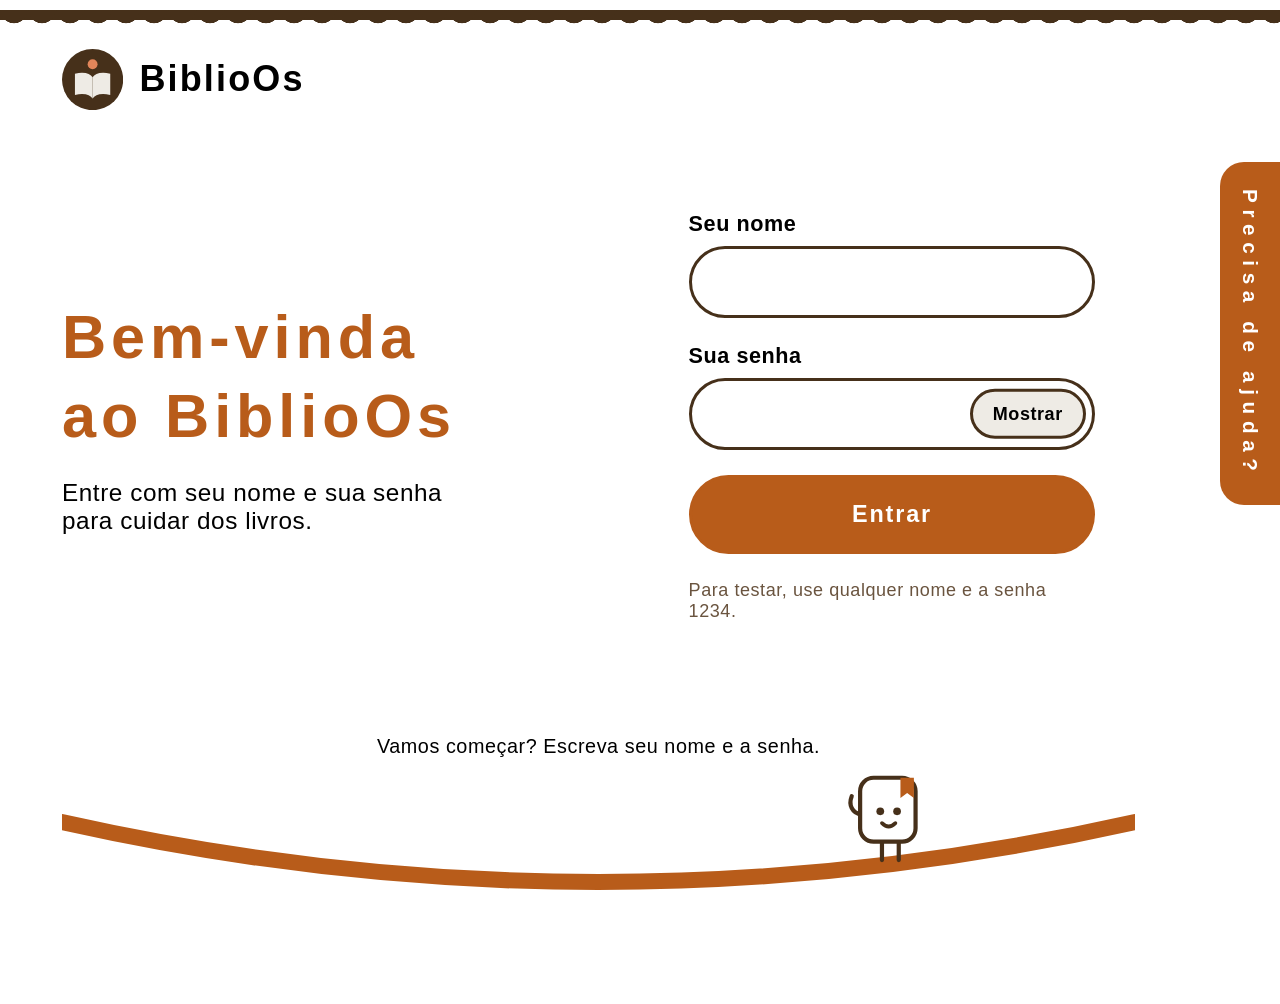
<file: index.html>
<!doctype html>
<html lang="pt-BR">
<head>
<meta charset="utf8">
<meta name="viewport" content="width=device-width,initial-scale=1,viewport-fit=cover">
<title>BiblioOs</title>
<link rel="preconnect" href="https://fonts.googleapis.com">
<link rel="preconnect" href="https://fonts.gstatic.com" crossorigin>
<link rel="stylesheet" href="https://fonts.googleapis.com/css2?family=Zen+Maru+Gothic:wght@500;700;900&display=swap">
<link rel="stylesheet" href="style.css">
<style>:root{color-scheme:light;box-sizing:border-box;padding-top:env(safe-area-inset-top,0px);padding-bottom:env(safe-area-inset-bottom,0px)}html{scroll-padding-top:env(safe-area-inset-top,0px)}body{margin:0;padding:0;font:14px -apple-system,BlinkMacSystemFont,sans-serif;background:#fff;color:#000}img{max-width:100%}[hidden]:not([hidden=until-found i]){display:none!important}</style>
</head>
<body>
<div class="friso" aria-hidden="true"></div>
<div class="miolo">
  <header class="topo" id="topo"></header>
  <main id="app"></main>
</div>
<button class="aba-ajuda" type="button" data-acao="ajuda">Precisa de ajuda?</button>

<dialog id="dlg-ajuda" aria-labelledby="ajuda-titulo">
  <h2 id="ajuda-titulo">Como usar o BiblioOs</h2>
  <ul>
    <li>Para ver quais livros estão na estante, escolha <strong>Situação dos livros</strong>.</li>
    <li>Para emprestar, escolha <strong>Emprestar um livro</strong> e siga os três passos.</li>
    <li>Para devolver, escolha <strong>Devolver um livro</strong> e depois o botão do livro.</li>
    <li>Se errar uma devolução, use <strong>Desfazer</strong>. Nada se perde.</li>
  </ul>
  <div class="acoes"><button class="botao botao--telha" type="button" data-acao="fechar-ajuda">Entendi</button></div>
</dialog>
<dialog id="dlg-confirma" aria-labelledby="confirma-titulo"></dialog>

<script>
(function () {
  'use strict';

  var DIA = 864e5;
  function zero(d) { var x = new Date(d); x.setHours(0, 0, 0, 0); return x; }
  var hoje = zero(new Date());
  function somar(d, n) { var x = new Date(d); x.setDate(x.getDate() + n); return x; }
  function iso(d) { return d.getFullYear() + '-' + String(d.getMonth() + 1).padStart(2, '0') + '-' + String(d.getDate()).padStart(2, '0'); }
  function doISO(s) { var p = s.split('-').map(Number); return new Date(p[0], p[1] - 1, p[2]); }
  function dataLonga(d) { return d.toLocaleDateString('pt-BR', { weekday: 'long', day: 'numeric', month: 'long' }); }
  function dataCurta(d) { return d.toLocaleDateString('pt-BR', { day: 'numeric', month: 'long' }); }
  function diasEntre(a, b) { return Math.round((a - b) / DIA); }
  function plural(n, um, varios) { return n + ' ' + (n === 1 ? um : varios); }

  var CHAVE_USR = 'biblioos.usuario.v1';
  var livros = [];
  var LEITORES = [];
  
  function gravar(c, d) { localStorage.setItem(c, JSON.stringify(d)); }
  function ler(c) { try { return JSON.parse(localStorage.getItem(c)); } catch (e) { return null; } }
  var usuario = ler(CHAVE_USR);

  function estado(l) { return !l.emprestimo ? 'estante' : (doISO(l.emprestimo.ate) < hoje ? 'atrasado' : 'emprestado'); }
  function contar() {
    var c = { todos: livros.length, estante: 0, emprestado: 0, atrasado: 0 };
    livros.forEach(function (l) { c[estado(l)]++; });
    return c;
  }
  function norm(s) { return s.toLowerCase().normalize('NFD').replace(/[̀-ͯ]/g, ''); }
  function esc(s) { return String(s).replace(/[&<>"']/g, function (c) { return { '&': '&amp;', '<': '&lt;', '>': '&gt;', '"': '&quot;', "'": '&#39;' }[c]; }); }
  var ROTULO = { estante: 'Na estante', emprestado: 'Emprestado', atrasado: 'Atrasado' };
  function selo(l, texto) { var e = estado(l); return '<span class="selo selo--' + e + '">' + (texto || ROTULO[e]) + '</span>'; }

  var LOGO = '<svg viewBox="0 0 52 52" aria-hidden="true"><circle cx="26" cy="26" r="26" fill="#46301A"/><path d="M11 21c8-2 13 0 15 3v18c-2-3-7-5-15-3z" fill="#EEEBE5"/><path d="M41 21c-8-2-13 0-15 3v18c2-3 7-5 15-3z" fill="#EEEBE5"/><circle cx="26" cy="13" r="4.2" fill="#E3865A"/></svg>';
  function mascote(cls) {
    return '<svg class="' + (cls || '') + '" viewBox="0 0 100 124" aria-hidden="true">' +
      '<path d="M44 90v22M64 90v22" stroke="#46301A" stroke-width="5" stroke-linecap="round"/>' +
      '<path d="M20 58C8 56 4 46 8 36" fill="none" stroke="#46301A" stroke-width="5" stroke-linecap="round"/>' +
      '<rect x="18" y="14" width="66" height="76" rx="16" fill="#fff" stroke="#46301A" stroke-width="5"/>' +
      '<path d="M66 14v24l8-6 8 6V14z" fill="#B85C1A"/>' +
      '<circle cx="42" cy="54" r="4.6" fill="#46301A"/><circle cx="62" cy="54" r="4.6" fill="#46301A"/>' +
      '<path d="M44 68q8 8 16 0" fill="none" stroke="#46301A" stroke-width="4.4" stroke-linecap="round"/></svg>';
  }
  function arco(textoBalao) {
    return '<section class="rodape-arco" aria-label="Dica">' +
      '<div class="balao">' + textoBalao + '</div>' +
      '<div class="arco"><svg class="curva" viewBox="0 0 1000 140" preserveAspectRatio="none" aria-hidden="true">' +
      '<path d="M0 30Q500 150 1000 30" fill="none" stroke="#B85C1A" stroke-width="16" stroke-linecap="round" vector-effect="non-scaling-stroke"/></svg>' +
      mascote('mascote') + '</div></section>';
  }
  var SETA = '<svg viewBox="0 0 24 24" aria-hidden="true"><path d="M15 6l-6 6 6 6"/></svg>';
  var ICONES = {
    estante: '<svg viewBox="0 0 54 54" aria-hidden="true"><rect x="8" y="12" width="9" height="28" rx="2"/><rect x="20" y="8" width="9" height="32" rx="2"/><path d="M33 14l8-2 6 26-8 2z"/><path d="M5 46h44"/></svg>',
    emprestar: '<svg viewBox="0 0 54 54" aria-hidden="true"><path d="M12 6h26a3 3 0 0 1 3 3v20H15a3 3 0 0 1-3-3z"/><path d="M10 41h26M29 34l7 7-7 7"/></svg>',
    devolver: '<svg viewBox="0 0 54 54" aria-hidden="true"><path d="M12 6h26a3 3 0 0 1 3 3v20H15a3 3 0 0 1-3-3z"/><path d="M44 41H18M25 34l-7 7 7 7"/></svg>'
  };
  function voltar() { return '<a class="botao botao--claro" href="#inicio">' + SETA + 'Voltar ao início</a>'; }

  var app = document.getElementById('app'), topo = document.getElementById('topo');

  function cabecalho() {
    if (!usuario) {
      topo.innerHTML = '<span class="marca-logo">' + LOGO + '<span>BiblioOs</span></span>';
      return;
    }
    topo.innerHTML = '<a class="marca-logo" href="#inicio" aria-label="BiblioOs, ir para o início">' + LOGO + '<span>BiblioOs</span></a>' +
      '<div class="usuario"><span>Olá, <strong>' + esc(usuario.primeiro) + '</strong></span>' +
      '<button class="botao botao--claro" type="button" data-acao="sair">Sair</button></div>';
  }

  function telaEntrar() {
    app.innerHTML =
      '<div class="entrar"><div class="entrar-texto"><h1 id="titulo" tabindex="-1">Bem-vinda ao BiblioOs</h1>' +
      '<p>Entre com seu nome e sua senha para cuidar dos livros.</p></div>' +
      '<form class="painel" id="form-entrar" novalidate>' +
      '<div id="erro-entrar" role="alert"></div>' +
      '<div class="campo"><label for="nome">Seu nome</label><input id="nome" name="nome" type="text" autocomplete="username"></div>' +
      '<div class="campo"><label for="senha">Sua senha</label><div class="campo-senha">' +
      '<input id="senha" name="senha" type="password" autocomplete="current-password">' +
      '<button type="button" data-acao="ver-senha" aria-controls="senha">Mostrar</button></div></div>' +
      '<button class="botao botao--telha botao--grande" type="submit" style="width:100%">Entrar</button>' +
      '<p class="nota">Para testar, use qualquer nome e a senha 1234.</p></form></div>' +
      arco('Vamos começar? Escreva seu nome e a senha.');
  }

  function saudacaoHora() { var h = new Date().getHours(); return h < 12 ? 'Bom dia' : h < 18 ? 'Boa tarde' : 'Boa noite'; }

  function telaInicio() {
    var c = contar(), fora = c.emprestado + c.atrasado;
    var linhaFora = fora === 0 ? 'Nenhum livro está fora da estante.' :
      plural(fora, 'livro está fora', 'livros estão fora') + '.' + (c.atrasado ? ' ' + plural(c.atrasado, 'está atrasado', 'estão atrasados') + '.' : '');
    function cartao(href, cor, icone, titulo, texto) {
      return '<a class="cartao-menu" href="#' + href + '"><span class="icone" style="background:' + cor + '">' + ICONES[icone] + '</span>' +
        '<h2>' + titulo + '</h2><p>' + texto + '</p>' +
        '<span class="anel" aria-hidden="true"><svg viewBox="0 0 24 24"><path d="M9 6l6 6-6 6"/></svg></span></a>';
    }
    app.innerHTML =
      '<section class="saudacao"><h1 id="titulo" tabindex="-1">' + saudacaoHora() + ', ' + esc(usuario.primeiro) + '.</h1>' +
      '<p>O que você quer fazer hoje?</p><p class="data">' + dataLonga(new Date()) + '</p></section>' +
      '<nav class="menu" aria-label="Menu principal">' +
      cartao('livros', '#46301A', 'estante', 'Situação dos livros', c.estante + ' de ' + c.todos + ' livros estão na estante.') +
      cartao('emprestar', '#B85C1A', 'emprestar', 'Emprestar um livro', plural(c.estante, 'livro está livre', 'livros estão livres') + ' para sair.') +
      cartao('devolver', '#4A7228', 'devolver', 'Devolver um livro', linhaFora) +
      '</nav>' + arco('Qualquer dúvida, aperte <strong>Precisa de ajuda?</strong> na aba laranja.');
  }

  var filtro = 'todos', termo = '';
  function telaLivros() {
    var c = contar();
    function f(chave, rotulo) {
      return '<button class="filtro" type="button" data-acao="filtro" data-valor="' + chave + '" aria-pressed="' + (filtro === chave) + '"><strong>' + c[chave] + '</strong><span>' + rotulo + '</span></button>';
    }
    app.innerHTML =
      '<p>' + voltar() + '</p><h1 class="titulo-pagina" id="titulo" tabindex="-1"><span>Situação dos livros</span></h1>' +
      '<div class="filtros" role="group" aria-label="Mostrar livros">' +
      f('todos', 'Todos os livros') + f('estante', 'Na estante') + f('emprestado', 'Emprestados') + f('atrasado', 'Atrasados') + '</div>' +
      '<div class="busca"><label for="busca">Procurar por título ou autor</label><input id="busca" type="search" autocomplete="off" value="' + esc(termo) + '"></div>' +
      '<section class="painel lista" id="lista" aria-live="polite"></section>';
    listar();
  }
  function listar() {
    var t = norm(termo.trim());
    var itens = livros.filter(function (l) {
      return (filtro === 'todos' || estado(l) === filtro) && (!t || norm(l.titulo + ' ' + l.autor).indexOf(t) > -1);
    }).sort(function (a, b) { return a.titulo.localeCompare(b.titulo, 'pt-BR'); });
    var el = document.getElementById('lista');
    if (!itens.length) {
      el.innerHTML = '<div class="vazio">' + mascote() + '<p>Nenhum livro encontrado. Confira as letras ou mostre todos.</p>' +
        '<button class="botao botao--telha" type="button" data-acao="limpar">Mostrar todos os livros</button></div>';
      return;
    }
    el.innerHTML = itens.map(function (l) {
      var e = estado(l), info = '';
      if (e === 'emprestado') info = 'Com ' + esc(l.emprestimo.leitor) + ' até ' + dataCurta(doISO(l.emprestimo.ate));
      if (e === 'atrasado') info = 'Com ' + esc(l.emprestimo.leitor) + '. Era para voltar em ' + dataCurta(doISO(l.emprestimo.ate));
      return '<article class="livro"><div><h3>' + esc(l.titulo) + '</h3><p class="autor">' + esc(l.autor) + '</p></div>' +
        '<div class="situacao">' + selo(l) + (info ? '<span>' + info + '</span>' : '') + '</div></article>';
    }).join('');
  }

  var sel = { leitor: null, livro: null, semanas: 2 };
  function telaEmprestar() {
    sel = { leitor: null, livro: null, semanas: 2 };
    var livres = livros.filter(function (l) { return !l.emprestimo; }).sort(function (a, b) { return a.titulo.localeCompare(b.titulo, 'pt-BR'); });
    var leitores = LEITORES.map(function (n) {
      return '<label class="escolha"><input type="radio" name="leitor" value="' + esc(n) + '"><span class="bolinha"></span><span>' + esc(n) + '</span></label>';
    }).join('');
    
    // Adicionamos opção extra caso queiram criar leitor novo
    leitores += '<label class="escolha"><input type="radio" name="leitor" value="novo" id="radio-novo-leitor"><span class="bolinha"></span><span><strong>Novo Leitor</strong></span></label>' +
                '<input type="text" id="input-novo-leitor" placeholder="Nome do novo leitor" style="display:none; width:100%; border: 3px solid var(--cafe); border-radius: 999px; padding: 0.4rem 1.6rem; font-size: 1.1rem; margin-top: 0.5rem;" autocomplete="off">';

    var lista = livres.length ? livres.map(function (l) {
      return '<label class="escolha" data-texto="' + esc(norm(l.titulo + ' ' + l.autor)) + '"><input type="radio" name="livro" value="' + l.id + '"><span class="bolinha"></span><span>' + esc(l.titulo) + '<small>' + esc(l.autor) + '</small></span></label>';
    }).join('') : '';
    var prazos = [1, 2, 3].map(function (s) {
      return '<label class="escolha"><input type="radio" name="prazo" value="' + s + '"' + (s === 2 ? ' checked' : '') + '><span class="bolinha"></span><span>' + plural(s, 'semana', 'semanas') + '<small>até ' + dataCurta(somar(hoje, s * 7)) + '</small></span></label>';
    }).join('');
    app.innerHTML =
      '<p>' + voltar() + '</p><h1 class="titulo-pagina" id="titulo" tabindex="-1"><span>Emprestar um livro</span></h1><div class="passos">' +
      '<section class="painel passo" aria-labelledby="p1"><div class="passo-topo"><span class="passo-numero" aria-hidden="true">1</span><h2 id="p1">Quem vai levar o livro?</h2></div><div class="escolhas">' + leitores + '</div></section>' +
      '<section class="painel passo" aria-labelledby="p2"><div class="passo-topo"><span class="passo-numero" aria-hidden="true">2</span><h2 id="p2">Qual livro vai sair?</h2></div>' +
      (livres.length ? '<div class="busca"><label for="busca-livro">Procurar por título ou autor</label><input id="busca-livro" type="search" autocomplete="off"></div>' +
        '<div class="escolhas escolhas--livros" id="livres">' + lista + '</div><p id="sem-livro" class="vazio" hidden>Nenhum livro livre com esse nome. Apague a busca para ver todos.</p>'
        : '<div class="vazio">' + mascote() + '<p>Todos os livros já estão emprestados.</p></div>') + '</section>' +
      '<section class="painel passo" aria-labelledby="p3"><div class="passo-topo"><span class="passo-numero" aria-hidden="true">3</span><h2 id="p3">Por quanto tempo?</h2></div><div class="escolhas">' + prazos + '</div>' +
      '<p class="resumo painel-pontilhado" id="resumo" aria-live="polite"></p>' +
      '<div class="acoes"><button class="botao botao--telha botao--grande" type="button" id="confirmar" data-acao="confirmar-emprestimo" disabled>Confirmar empréstimo</button></div></section></div>';
    atualizarResumo();
  }

  function getLeitorSelecionado() {
    if (sel.leitor === 'novo') {
        var n = document.getElementById('input-novo-leitor');
        return n ? n.value.trim() : '';
    }
    return sel.leitor;
  }

  function atualizarResumo() {
    var l = livros.filter(function (x) { return String(x.id) === String(sel.livro); })[0];
    var r = document.getElementById('resumo'), b = document.getElementById('confirmar');
    var leitorAtual = getLeitorSelecionado();

    if (!r) return;
    if (leitorAtual && l) {
      r.innerHTML = '<strong>' + esc(leitorAtual) + '</strong> leva <strong>' + esc(l.titulo) + '</strong> e devolve até <strong>' + dataLonga(somar(hoje, sel.semanas * 7)) + '</strong>.';
      b.disabled = false;
    } else {
      r.textContent = !leitorAtual && !l ? 'Escolha quem vai levar e qual livro.' : !leitorAtual ? 'Falta escolher quem vai levar o livro.' : 'Falta escolher o livro.';
      b.disabled = true;
    }
  }

  function confirmarEmprestimo() {
    var l = livros.filter(function (x) { return String(x.id) === String(sel.livro); })[0];
    var leitorNome = getLeitorSelecionado();
    if (!l || !leitorNome) return;
    
    var ate = somar(hoje, sel.semanas * 7);
    
    // Mostra o sucesso imediatamente para dar fluidez
    l.emprestimo = { leitor: leitorNome, desde: iso(hoje), ate: iso(ate) };
    app.innerHTML = '<div class="painel sucesso">' + mascote() + '<h1 id="titulo" tabindex="-1">Empréstimo feito</h1>' +
      '<p><strong>' + esc(l.titulo) + '</strong> está com <strong>' + esc(l.emprestimo.leitor) + '</strong>. Deve voltar até ' + dataLonga(ate) + '.</p>' +
      '<div class="acoes"><button class="botao botao--telha botao--grande" type="button" data-acao="outro-emprestimo">Emprestar outro livro</button>' +
      '<a class="botao botao--claro botao--grande" href="#inicio">Voltar ao início</a></div></div>';
    focarTitulo();

    // Envia os dados para o servidor gravar de verdade
    fetch('api.php', {
        method: 'POST',
        headers: { 'Content-Type': 'application/json' },
        body: JSON.stringify({ acao: 'emprestar', leitor: leitorNome, id_livro: sel.livro, semanas: sel.semanas })
    }).then(atualizarBancoDeDados);
  }

  var aviso = null;
  function telaDevolver() {
    var fora = livros.filter(function (l) { return l.emprestimo; }).sort(function (a, b) { return a.emprestimo.ate.localeCompare(b.emprestimo.ate); });
    var html = '<p>' + voltar() + '</p><h1 class="titulo-pagina" id="titulo" tabindex="-1"><span>Devolver um livro</span></h1>';
    if (aviso) {
      html += '<div class="aviso" role="status"><span><strong>' + esc(aviso.titulo) + '</strong> voltou para a estante.</span>' +
        '<button class="botao botao--claro" type="button" data-acao="desfazer">Desfazer</button></div>';
    }
    if (!fora.length) {
      html += '<div class="painel vazio">' + mascote() + '<p>Nenhum livro para devolver. Todos estão na estante.</p>' + voltar() + '</div>';
    } else {
      html += '<div class="devolucoes">' + fora.map(function (l) {
        var e = estado(l), atraso = diasEntre(hoje, doISO(l.emprestimo.ate));
        var det = e === 'atrasado'
          ? 'Com ' + esc(l.emprestimo.leitor) + '. Era para voltar em ' + dataCurta(doISO(l.emprestimo.ate)) + '.'
          : 'Com ' + esc(l.emprestimo.leitor) + '. Devolver até ' + dataCurta(doISO(l.emprestimo.ate)) + '.';
        return '<article class="painel devolucao"><div><h2>' + esc(l.titulo) + '</h2><p class="autor">' + esc(l.autor) + '</p>' +
          '<p class="detalhe">' + selo(l, e === 'atrasado' ? 'Atrasado há ' + plural(atraso, 'dia', 'dias') : 'No prazo') + ' ' + det + '</p></div>' +
          '<button class="botao botao--telha botao--grande" type="button" data-acao="devolver" data-id="' + l.id + '">Devolver<span class="leitura"> ' + esc(l.titulo) + '</span></button></article>';
      }).join('') + '</div>';
    }
    app.innerHTML = html;
  }
  function pedirDevolucao(id) {
    var l = livros.filter(function (x) { return String(x.id) === String(id); })[0];
    if (!l) return;
    var d = document.getElementById('dlg-confirma');
    d.innerHTML = '<h2 id="confirma-titulo">Devolver este livro?</h2>' +
      '<p><strong>' + esc(l.titulo) + '</strong>, de ' + esc(l.autor) + ', estava com ' + esc(l.emprestimo.leitor) + '.</p>' +
      '<div class="acoes"><button class="botao botao--telha botao--grande" type="button" data-acao="sim-devolver" data-id="' + l.id + '">Sim, devolver</button>' +
      '<button class="botao botao--claro botao--grande" type="button" data-acao="fechar-confirma">Não, voltar</button></div>';
    d.showModal();
  }
  function devolver(id) {
    var l = livros.filter(function (x) { return String(x.id) === String(id); })[0];
    if (!l) return;
    
    // Atualização visual imediata
    aviso = { id: l.id, titulo: l.titulo, emprestimo: l.emprestimo };
    l.emprestimo = null;
    document.getElementById('dlg-confirma').close();
    telaDevolver();
    focarTitulo();

    // Envia para o banco de dados
    fetch('api.php', {
        method: 'POST',
        headers: { 'Content-Type': 'application/json' },
        body: JSON.stringify({ acao: 'devolver', id_livro: id })
    }).then(atualizarBancoDeDados);
  }
  function desfazer() {
    if (!aviso) return;
    var emp = aviso.emprestimo;
    var idAviso = aviso.id;
    
    // Atualização visual imediata
    var l = livros.filter(function (x) { return String(x.id) === String(idAviso); })[0];
    if (l) { l.emprestimo = emp; }
    aviso = null;
    telaDevolver();
    focarTitulo();

    // Envia a ordem de anulação para o servidor
    fetch('api.php', {
        method: 'POST',
        headers: { 'Content-Type': 'application/json' },
        body: JSON.stringify({ acao: 'desfazer_devolucao', id_livro: idAviso })
    }).then(atualizarBancoDeDados);
  }

  var ROTAS = { entrar: telaEntrar, inicio: telaInicio, livros: telaLivros, emprestar: telaEmprestar, devolver: telaDevolver };
  function focarTitulo() { var t = document.getElementById('titulo'); if (t) { try { t.focus({ preventScroll: true }); } catch (e) { t.focus(); } } window.scrollTo(0, 0); }
  function rota() {
    var r = location.hash.slice(1);
    if (!ROTAS[r]) r = usuario ? 'inicio' : 'entrar';
    if (!usuario) r = 'entrar';
    if (usuario && r === 'entrar') r = 'inicio';
    if (location.hash !== '#' + r) { location.hash = r; return; }
    aviso = null;
    cabecalho();
    ROTAS[r]();
    focarTitulo();
  }
  window.addEventListener('hashchange', rota);

  var ACOES = {
    'ajuda': function () { document.getElementById('dlg-ajuda').showModal(); },
    'fechar-ajuda': function () { document.getElementById('dlg-ajuda').close(); },
    'fechar-confirma': function () { document.getElementById('dlg-confirma').close(); },
    'sair': function () { usuario = null; gravar(CHAVE_USR, null); location.hash = 'entrar'; rota(); },
    'ver-senha': function (b) {
      var i = document.getElementById('senha'), ver = i.type === 'password';
      i.type = ver ? 'text' : 'password'; b.textContent = ver ? 'Esconder' : 'Mostrar';
    },
    'filtro': function (b) { filtro = b.dataset.valor; termo = document.getElementById('busca').value;
      document.querySelectorAll('.filtro').forEach(function (x) { x.setAttribute('aria-pressed', String(x === b)); }); listar(); },
    'limpar': function () { filtro = 'todos'; termo = ''; telaLivros(); document.getElementById('busca').focus(); },
    'confirmar-emprestimo': confirmarEmprestimo,
    'outro-emprestimo': function () { telaEmprestar(); focarTitulo(); },
    'devolver': function (b) { pedirDevolucao(b.dataset.id); },
    'sim-devolver': function (b) { devolver(b.dataset.id); },
    'desfazer': desfazer
  };
  
  document.addEventListener('click', function (e) {
    var b = e.target.closest('[data-acao]');
    if (b && ACOES[b.dataset.acao]) ACOES[b.dataset.acao](b, e);
  });
  
  document.addEventListener('submit', function (e) {
    if (e.target.id !== 'form-entrar') return;
    e.preventDefault();
    var nome = document.getElementById('nome').value.trim(), senha = document.getElementById('senha').value, erro = document.getElementById('erro-entrar');
    function falha(msg, campo) { erro.innerHTML = '<p class="erro">' + msg + '</p>'; document.getElementById(campo).focus(); }
    if (!nome) return falha('Escreva seu nome para entrar.', 'nome');
    if (senha !== '1234') return falha('A senha não confere. Confira os números e tente de novo.', 'senha');
    var primeiro = nome.split(/\s+/)[0];
    usuario = { nome: nome, primeiro: primeiro.charAt(0).toUpperCase() + primeiro.slice(1) };
    gravar(CHAVE_USR, usuario);
    location.hash = 'inicio'; rota();
  });
  
  document.addEventListener('input', function (e) {
    var t = e.target;
    if (t.id === 'busca') { termo = t.value; listar(); }
    if (t.id === 'busca-livro') {
      var q = norm(t.value.trim()), visiveis = 0;
      document.querySelectorAll('#livres .escolha').forEach(function (el) { var ok = !q || el.dataset.texto.indexOf(q) > -1; el.hidden = !ok; if (ok) visiveis++; });
      document.getElementById('sem-livro').hidden = visiveis > 0;
    }
    if (t.id === 'input-novo-leitor') { atualizarResumo(); }
  });
  
  document.addEventListener('change', function (e) {
    var t = e.target;
    if (t.name === 'leitor') {
        sel.leitor = t.value;
        var inp = document.getElementById('input-novo-leitor');
        if (inp) inp.style.display = (t.value === 'novo') ? 'block' : 'none';
        if (t.value === 'novo' && inp) inp.focus();
    }
    if (t.name === 'livro') sel.livro = t.value;
    if (t.name === 'prazo') sel.semanas = Number(t.value);
    if (t.name === 'leitor' || t.name === 'livro' || t.name === 'prazo') atualizarResumo();
  });

  // Função central para manter o front e o back sempre sincronizados
  function atualizarBancoDeDados() {
    return fetch('api.php')
      .then(function (resposta) { return resposta.json(); })
      .then(function (dadosDoBanco) {
        livros = dadosDoBanco.livros;
        // Se ainda não houver leitores no banco, insere alguns de teste para a tela não ficar vazia
        LEITORES = dadosDoBanco.leitores.length ? dadosDoBanco.leitores : ['Maria das Dores', 'José Carlos'];
      });
  }

  // Carrega tudo ao abrir a página
  atualizarBancoDeDados().then(function() {
      rota();
  }).catch(function(erro) {
      console.error('Erro de conexão com a API:', erro);
      rota(); 
  });

})();
</script>
</body></html>
</file>
<file: style.css>
/* Layout: papel claro, friso de telhas no topo, uma tarefa por tela.
   O início é o menu (3 painéis grandes). Sem menu lateral. Aba laranja vertical = ajuda. */
:root {
  --papel: #EEEBE5;
  --papel-fundo: #E4DFD6;
  --branco: #FFFFFF;
  --cafe: #46301A;
  --cafe-suave: #6A543F;
  --telha: #B85C1A;
  --telha-clara: #E3B590;
  --musgo: #4A7228;
  --tijolo: #9B2C1B;
  --pedra: #C9C2B7;
  --fonte: 'Zen Maru Gothic', 'Hiragino Maru Gothic ProN', 'Nunito', 'Trebuchet MS', sans-serif;
  color-scheme: light;
}

* { box-sizing: border-box; }
html { font-size: 18px; }
body {
  background-color: var(--papel);
  background-image: url("data:image/svg+xml,%3Csvg xmlns='http://www.w3.org/2000/svg' width='160' height='160'%3E%3Cfilter id='n'%3E%3CfeTurbulence type='fractalNoise' baseFrequency='.8' numOctaves='2'/%3E%3CfeColorMatrix values='0 0 0 0 .27 0 0 0 0 .19 0 0 0 0 .1 0 0 0 .06 0'/%3E%3C/filter%3E%3Crect width='100%25' height='100%25' filter='url(%23n)'/%3E%3C/svg%3E");
  color: var(--cafe);
  font-family: var(--fonte);
  font-size: 1.2rem;
  font-weight: 500;
  line-height: 1.7;
  letter-spacing: .04em;
  min-height: 100vh;
}
[hidden] { display: none !important; }
h1, h2, h3, p { margin: 0; }
h1, h2, h3 { text-wrap: balance; line-height: 1.35; }
button, input { font: inherit; letter-spacing: inherit; color: inherit; }
a { color: inherit; }
.leitura { clip: rect(0 0 0 0); clip-path: inset(50%); height: 1px; width: 1px; overflow: hidden; position: absolute; white-space: nowrap; }

:focus-visible { outline: 4px solid var(--cafe); outline-offset: 4px; border-radius: 12px; }
.botao:focus-visible, input:focus-visible { border-radius: 999px; }
[tabindex="-1"]:focus, [tabindex="-1"]:focus-visible { outline: none; }

/* friso de telhas */
.friso { height: 10px; background: var(--cafe); }
.friso::after {
  content: ""; display: block; height: 14px; margin-top: 10px;
  background: radial-gradient(circle at 14px 0, var(--cafe) 13px, transparent 13.6px) 0 0 / 28px 14px repeat-x;
}

/* moldura da página */
.miolo {
  width: min(100%, 66rem);
  margin-inline: auto;
  padding-block: 0 4rem;
  padding-left: max(16px, env(safe-area-inset-left, 0px));
  padding-right: max(5.5rem, env(safe-area-inset-right, 0px));
}
.topo { display: flex; flex-wrap: wrap; align-items: center; justify-content: space-between; gap: 1rem 2rem; padding-block: 1.6rem 1.2rem; }
.marca-logo { display: inline-flex; align-items: center; gap: .9rem; text-decoration: none; }
.marca-logo svg { width: 3.4rem; height: 3.4rem; flex: none; }
.marca-logo span { font-size: 2rem; font-weight: 900; letter-spacing: .06em; }
.usuario { display: flex; align-items: center; gap: 1.2rem; flex-wrap: wrap; }

/* botões */
.botao {
  display: inline-flex; align-items: center; justify-content: center; gap: .6rem;
  min-height: 3.6rem; padding: .4rem 2rem;
  border: 3px solid var(--cafe); border-radius: 999px;
  background: var(--cafe); color: var(--branco);
  font-weight: 700; font-size: 1.15rem; letter-spacing: .08em;
  text-decoration: none; cursor: pointer; text-align: center;
}
.botao:hover { background: #5A4128; border-color: #5A4128; }
.botao--telha { background: var(--telha); border-color: var(--telha); }
.botao--telha:hover { background: #9E4E14; border-color: #9E4E14; }
.botao--claro { background: var(--branco); color: var(--cafe); }
.botao--claro:hover { background: var(--papel-fundo); border-color: var(--cafe); }
.botao[disabled] { background: var(--pedra); border-color: var(--pedra); color: var(--cafe-suave); cursor: not-allowed; }
.botao svg { width: 1.4rem; height: 1.4rem; fill: none; stroke: currentColor; stroke-width: 3; stroke-linecap: round; stroke-linejoin: round; }
.botao--grande { min-height: 4.4rem; font-size: 1.3rem; padding-inline: 2.6rem; }

/* título de página com pontilhado dos dois lados */
.titulo-pagina { display: flex; align-items: center; gap: 1.6rem; margin-block: 2rem 2.2rem; color: var(--telha); font-size: clamp(1.9rem, 4.2vw, 2.7rem); font-weight: 700; letter-spacing: .1em; outline: none; }
.titulo-pagina::before, .titulo-pagina::after {
  content: ""; flex: 1 1 1.5rem; height: 10px; min-width: 1rem;
  background: radial-gradient(circle, var(--telha) 1.7px, transparent 2.2px) 0 0 / 8px 5px;
}
.titulo-pagina span { flex: 0 1 auto; text-align: center; }

/* painéis */
.painel { background: var(--branco); border-radius: 40px; padding: 2rem 2.2rem; }
.painel h2 { font-size: 1.7rem; font-weight: 700; }
.painel-pontilhado { border: 4px dotted var(--telha-clara); background: transparent; }

/* ---------- entrar ---------- */
.entrar { display: grid; grid-template-columns: 1fr minmax(0, 27rem); gap: 3rem; align-items: center; padding-top: 2.4rem; }
.entrar-texto h1 { font-size: clamp(2.2rem, 5.4vw, 3.4rem); font-weight: 900; letter-spacing: .08em; line-height: 1.3; color: var(--telha); }
.entrar-texto p { margin-top: 1.2rem; font-size: 1.35rem; max-width: 24rem; }
.campo { display: grid; gap: .5rem; margin-bottom: 1.4rem; }
.campo label { font-weight: 700; font-size: 1.2rem; }
.campo input, .busca input {
  width: 100%; min-height: 4rem; padding: .4rem 1.6rem;
  border: 3px solid var(--cafe); border-radius: 999px; background: var(--branco); font-size: 1.25rem;
}
.campo-senha { position: relative; }
.campo-senha input { padding-right: 8.6rem; }
.campo-senha button { position: absolute; right: .55rem; top: 50%; transform: translateY(-50%); min-height: 2.8rem; padding: .1rem 1.1rem; border: 3px solid var(--cafe); border-radius: 999px; background: var(--papel); cursor: pointer; font-weight: 700; font-size: 1rem; }
.erro { margin-bottom: 1.4rem; padding: 1rem 1.4rem; border: 3px solid var(--tijolo); border-radius: 24px; background: #F6D9D3; color: #6E170C; font-weight: 700; }
.nota { margin-top: 1.4rem; font-size: 1rem; color: var(--cafe-suave); }

/* ---------- início ---------- */
.saudacao { margin: 1.6rem auto 2.4rem; width: min(100%, 44rem); text-align: center; padding: 2.4rem 3rem 2.6rem; background: var(--branco); border-radius: 70px 110px 80px 100px / 80px 70px 90px 70px; }
.saudacao h1 { font-size: clamp(2rem, 5vw, 2.9rem); font-weight: 900; letter-spacing: .08em; }
.saudacao p { margin-top: .5rem; font-size: 1.3rem; }
.saudacao .data { margin-top: 1rem; font-size: 1.05rem; color: var(--cafe-suave); }
.menu { display: grid; grid-template-columns: repeat(auto-fit, minmax(min(100%, 17rem), 1fr)); gap: 1.8rem; }
.cartao-menu { position: relative; display: flex; flex-direction: column; align-items: flex-start; gap: 1rem; padding: 2.2rem 2rem 5rem; background: var(--branco); border: 4px solid var(--branco); border-radius: 44px; text-decoration: none; }
.cartao-menu:hover { border-color: var(--telha); }
.cartao-menu .icone { display: grid; place-items: center; width: 5.4rem; height: 5.4rem; border-radius: 50%; }
.cartao-menu .icone svg { width: 3.2rem; height: 3.2rem; fill: none; stroke: var(--branco); stroke-width: 3.2; stroke-linecap: round; stroke-linejoin: round; }
.cartao-menu h2 { font-size: 1.85rem; font-weight: 700; letter-spacing: .06em; }
.cartao-menu p { font-size: 1.1rem; color: var(--cafe-suave); }
.anel { position: absolute; right: 1.6rem; bottom: 1.5rem; display: grid; place-items: center; width: 2.9rem; height: 2.9rem; border: 3px solid var(--telha); border-radius: 50%; }
.anel svg { width: 1.2rem; height: 1.2rem; fill: none; stroke: var(--telha); stroke-width: 3.4; stroke-linecap: round; stroke-linejoin: round; }

/* arco com mascote */
.rodape-arco { margin-top: 3rem; }
.balao { position: relative; width: min(100%, 31rem); margin-left: auto; margin-right: 22%; padding: 1.3rem 2rem; background: var(--branco); border-radius: 50px 70px 60px 50px / 50px 50px 60px 50px; font-size: 1.1rem; }
.balao::after { content: ""; position: absolute; right: 2.6rem; bottom: -1.3rem; width: 1.8rem; height: 1.8rem; background: var(--branco); clip-path: polygon(0 0, 100% 0, 100% 100%); }
.arco { position: relative; height: 140px; margin-top: .6rem; }
.arco svg.curva { position: absolute; inset: 0; width: 100%; height: 100%; }
.arco .mascote { position: absolute; left: 73%; top: -26px; width: 84px; height: auto; animation: espiar .7s .15s both cubic-bezier(.3, 1.4, .5, 1); }
@keyframes espiar { from { transform: translateY(46px) rotate(-8deg); opacity: 0; } to { transform: none; opacity: 1; } }

/* ---------- situação ---------- */
.filtros { display: grid; grid-template-columns: repeat(auto-fit, minmax(min(100%, 11.5rem), 1fr)); gap: 1.2rem; }
.filtro { display: flex; flex-direction: column; align-items: flex-start; gap: .1rem; padding: 1.2rem 1.6rem; border: 3px solid var(--branco); border-radius: 32px; background: var(--branco); cursor: pointer; text-align: left; }
.filtro:hover { border-color: var(--telha); }
.filtro strong { font-size: 2.8rem; font-weight: 900; line-height: 1.1; }
.filtro span { font-size: 1.15rem; font-weight: 700; }
.filtro[aria-pressed="true"] { background: var(--cafe); border-color: var(--cafe); color: var(--branco); }
.busca { display: grid; gap: .5rem; margin-block: 2rem 1.6rem; max-width: 40rem; }
.busca label { font-weight: 700; font-size: 1.2rem; }
.lista { padding: .6rem 2.2rem; }
.livro { display: grid; grid-template-columns: minmax(0, 1fr) auto; gap: .6rem 2rem; align-items: center; padding-block: 1.5rem; border-bottom: 4px dotted var(--telha-clara); }
.livro:last-child { border-bottom: 0; }
.livro h3 { font-size: 1.45rem; font-weight: 700; }
.livro .autor { font-size: 1.1rem; color: var(--cafe-suave); }
.livro .situacao { display: grid; gap: .35rem; justify-items: end; text-align: right; font-size: 1.05rem; }
.selo { display: inline-flex; align-items: center; gap: .6rem; padding: .25rem 1.1rem; border: 3px solid; border-radius: 999px; font-weight: 700; font-size: 1.05rem; letter-spacing: .06em; white-space: nowrap; }
.selo::before { content: ""; width: .8rem; height: .8rem; background: currentColor; flex: none; }
.selo--estante { background: #E3EDD6; color: #2F4F14; border-color: var(--musgo); }
.selo--estante::before { border-radius: 50%; }
.selo--emprestado { background: #FBE6D2; color: #7A3B0A; border-color: var(--telha); }
.selo--emprestado::before { border-radius: 2px; }
.selo--atrasado { background: #F6D9D3; color: #6E170C; border-color: var(--tijolo); }
.selo--atrasado::before { clip-path: polygon(50% 0, 100% 100%, 0 100%); }
.vazio { display: grid; justify-items: center; gap: 1rem; padding: 2.4rem 1rem; text-align: center; }
.vazio svg { width: 5.2rem; height: auto; }

/* ---------- empréstimo ---------- */
.passos { display: grid; gap: 1.8rem; }
.passo-topo { display: flex; align-items: center; gap: 1.2rem; margin-bottom: 1.4rem; }
.passo-numero { flex: none; display: grid; place-items: center; width: 3.4rem; height: 3.4rem; border-radius: 50%; background: var(--telha); color: var(--branco); font-weight: 900; font-size: 1.6rem; }
.escolhas { display: grid; gap: 1rem; grid-template-columns: repeat(auto-fit, minmax(min(100%, 15rem), 1fr)); }
.escolhas--livros { grid-template-columns: 1fr; }
.escolha { position: relative; display: flex; align-items: center; gap: 1rem; min-height: 4.4rem; padding: .8rem 1.5rem; border: 3px solid var(--pedra); border-radius: 30px; background: var(--branco); cursor: pointer; font-weight: 700; }
.escolha:hover { border-color: var(--telha); }
.escolha input { position: absolute; inset: 0; margin: 0; opacity: 0; cursor: pointer; }
.escolha .bolinha { flex: none; width: 1.6rem; height: 1.6rem; border: 3px solid var(--cafe); border-radius: 50%; background: var(--branco); }
.escolha small { display: block; font-size: 1rem; font-weight: 500; color: var(--cafe-suave); line-height: 1.4; }
.escolha:has(input:checked) { background: var(--cafe); border-color: var(--cafe); color: var(--branco); }
.escolha:has(input:checked) small { color: #EADFD2; }
.escolha:has(input:checked) .bolinha { background: var(--telha); border-color: var(--branco); }
.escolha:has(input:focus-visible) { outline: 4px solid var(--cafe); outline-offset: 4px; }
.passo .busca { margin-block: 0 1.2rem; }
.resumo { margin-top: 1.6rem; padding: 1.4rem 1.8rem; border-radius: 32px; font-size: 1.3rem; }
.acoes { display: flex; flex-wrap: wrap; gap: 1rem 1.4rem; margin-top: 1.6rem; }
.sucesso { display: grid; justify-items: center; gap: 1.2rem; text-align: center; padding-block: 2.6rem; }
.sucesso svg { width: 6rem; height: auto; }
.sucesso h2 { font-size: 2.2rem; font-weight: 900; color: var(--musgo); letter-spacing: .08em; }
.sucesso p { font-size: 1.35rem; max-width: 30rem; }
.sucesso .acoes { justify-content: center; }

/* ---------- devolução ---------- */
.devolucoes { display: grid; gap: 1.4rem; }
.devolucao { display: grid; grid-template-columns: minmax(0, 1fr) auto; gap: 1rem 2rem; align-items: center; }
.devolucao h2 { font-size: 1.5rem; }
.devolucao .detalhe { margin-top: .6rem; font-size: 1.1rem; }
.aviso { display: flex; flex-wrap: wrap; align-items: center; justify-content: space-between; gap: 1rem 2rem; margin-bottom: 1.8rem; padding: 1.3rem 2rem; border: 4px solid var(--musgo); border-radius: 36px; background: #E3EDD6; color: #1F3A0A; font-size: 1.25rem; font-weight: 700; }

/* ---------- janelas ---------- */
dialog { width: min(92vw, 36rem); padding: 2.2rem 2.4rem; border: 4px solid var(--cafe); border-radius: 44px; background: var(--branco); color: var(--cafe); font-size: 1.2rem; }
dialog::backdrop { background: rgba(70, 48, 26, .6); }
dialog h2 { font-size: 1.8rem; font-weight: 900; margin-bottom: 1rem; color: var(--telha); }
dialog ul { margin: 0 0 1rem; padding-left: 1.4rem; display: grid; gap: .7rem; }
dialog .acoes { margin-top: 1.6rem; }

/* aba lateral laranja */
.aba-ajuda {
  position: fixed; right: 0; top: 9rem; z-index: 5;
  writing-mode: vertical-rl; padding: 1.5rem 1rem; padding-right: calc(1rem + env(safe-area-inset-right, 0px));
  border: 0; border-radius: 24px 0 0 24px; background: var(--telha); color: var(--branco);
  font-weight: 700; font-size: 1.15rem; letter-spacing: .32em; cursor: pointer;
}
.aba-ajuda:hover { background: #9E4E14; }

@media (max-width: 760px) {
  .miolo { padding-right: max(16px, env(safe-area-inset-right, 0px)); padding-bottom: 7rem; }
  .entrar { grid-template-columns: 1fr; gap: 1.6rem; }
  .painel { padding: 1.6rem 1.4rem; border-radius: 34px; }
  .lista { padding-inline: 1.4rem; }
  .livro, .devolucao { grid-template-columns: 1fr; }
  .livro .situacao { justify-items: start; text-align: left; }
  .balao { margin-right: 0; }
  .arco .mascote { left: auto; right: 8%; }
  .saudacao { padding: 2rem 1.6rem; }
  .aba-ajuda { top: auto; bottom: 0; writing-mode: horizontal-tb; border-radius: 24px 0 0 0; padding: .9rem 1.6rem; padding-right: calc(1.6rem + env(safe-area-inset-right, 0px)); padding-bottom: calc(.9rem + env(safe-area-inset-bottom, 0px)); letter-spacing: .08em; }
}
@media (prefers-reduced-motion: reduce) { .arco .mascote { animation: none; } }
</file>
